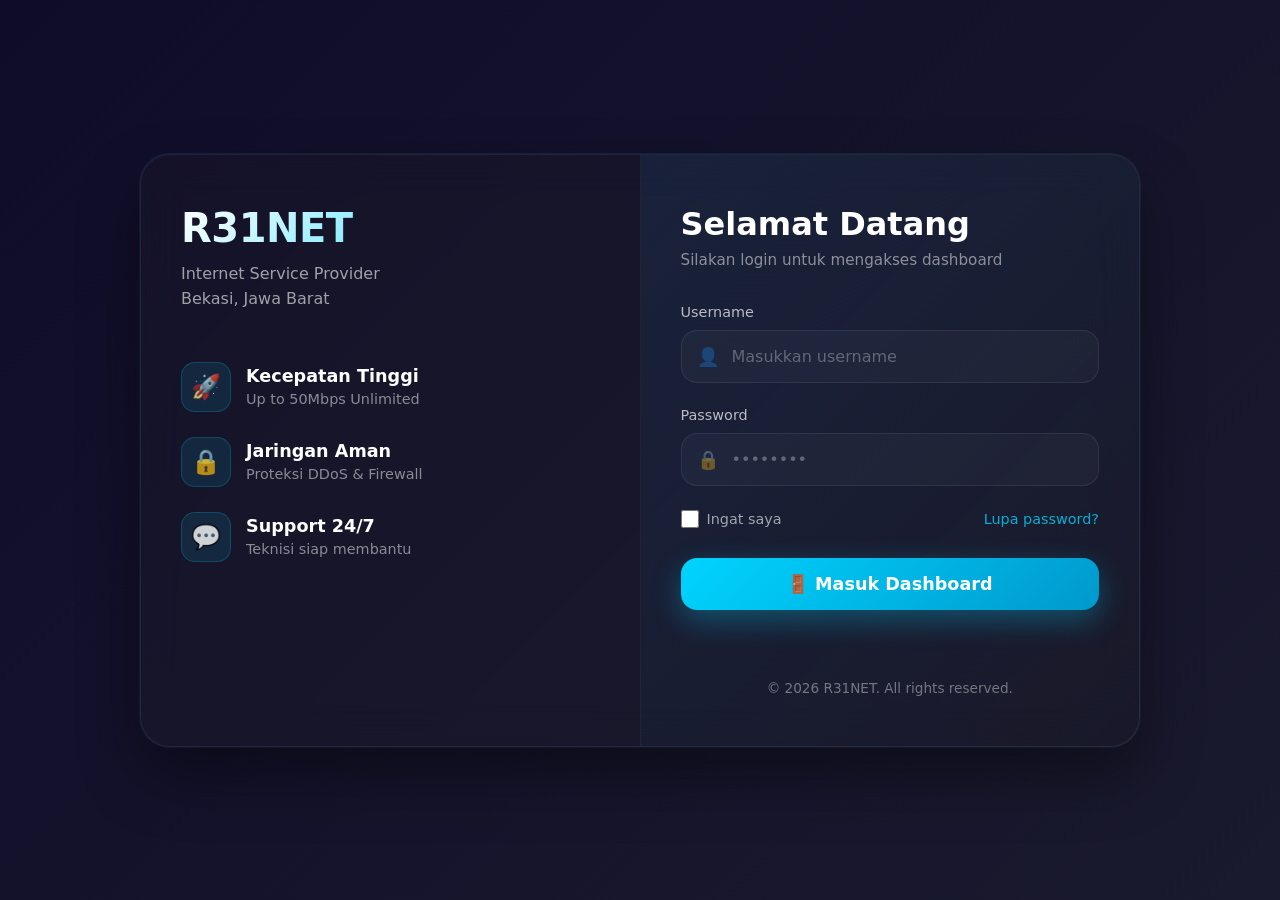
<file: index.html>
<!DOCTYPE html>
<html lang="id">
<head>
    <meta charset="UTF-8">
    <meta name="viewport" content="width=device-width, initial-scale=1.0">
    <title>R31NET - Login</title>
    <link rel="icon" type="image/png" href="logo-r31net.png">
    <style>
        * {
            margin: 0;
            padding: 0;
            box-sizing: border-box;
            font-family: 'Segoe UI', 'Inter', system-ui, sans-serif;
        }

        body {
            min-height: 100vh;
            display: flex;
            align-items: center;
            justify-content: center;
            background: linear-gradient(135deg, #0f0c29 0%, #1a1a2e 100%);
            padding: 20px;
        }

        .login-wrapper {
            width: 100%;
            max-width: 1000px;
            display: flex;
            background: rgba(255, 255, 255, 0.03);
            backdrop-filter: blur(20px);
            -webkit-backdrop-filter: blur(20px);
            border-radius: 30px;
            overflow: hidden;
            box-shadow: 0 30px 60px rgba(0, 0, 0, 0.4), 0 0 0 1px rgba(0, 212, 255, 0.1);
            border: 1px solid rgba(255, 255, 255, 0.05);
        }

        .login-left {
            flex: 1;
            padding: 50px 40px;
            background: rgba(0, 0, 0, 0.15);
            border-right: 1px solid rgba(255, 255, 255, 0.05);
        }

        .login-right {
            flex: 1;
            padding: 50px 40px;
            background: linear-gradient(135deg, rgba(0, 212, 255, 0.05) 0%, rgba(0, 0, 0, 0.2) 100%);
        }

        .brand {
            margin-bottom: 40px;
        }

        .brand h1 {
            font-size: 2.5rem;
            font-weight: 700;
            background: linear-gradient(135deg, #ffffff 0%, #00d4ff 100%);
            -webkit-background-clip: text;
            -webkit-text-fill-color: transparent;
            background-clip: text;
            margin-bottom: 10px;
            letter-spacing: -0.5px;
        }

        .brand p {
            color: rgba(255, 255, 255, 0.6);
            font-size: 1rem;
            line-height: 1.6;
        }

        .features {
            margin-top: 50px;
        }

        .feature-item {
            display: flex;
            align-items: center;
            gap: 15px;
            margin-bottom: 25px;
            color: rgba(255, 255, 255, 0.8);
        }

        .feature-icon {
            width: 50px;
            height: 50px;
            background: rgba(0, 212, 255, 0.1);
            border-radius: 14px;
            display: flex;
            align-items: center;
            justify-content: center;
            font-size: 24px;
            border: 1px solid rgba(0, 212, 255, 0.2);
        }

        .feature-text h4 {
            font-size: 1.1rem;
            font-weight: 600;
            margin-bottom: 5px;
            color: white;
        }

        .feature-text p {
            font-size: 0.9rem;
            color: rgba(255, 255, 255, 0.5);
        }

        .login-header {
            margin-bottom: 35px;
        }

        .login-header h2 {
            font-size: 2rem;
            font-weight: 700;
            color: white;
            margin-bottom: 8px;
        }

        .login-header p {
            color: rgba(255, 255, 255, 0.5);
            font-size: 0.95rem;
        }

        .form-group {
            margin-bottom: 24px;
        }

        .form-group label {
            display: block;
            color: rgba(255, 255, 255, 0.7);
            margin-bottom: 10px;
            font-size: 0.9rem;
            font-weight: 500;
        }

        .input-wrapper {
            position: relative;
        }

        .input-icon {
            position: absolute;
            left: 16px;
            top: 50%;
            transform: translateY(-50%);
            color: rgba(255, 255, 255, 0.4);
            font-size: 18px;
        }

        .input-wrapper input {
            width: 100%;
            padding: 16px 16px 16px 50px;
            background: rgba(255, 255, 255, 0.03);
            border: 1.5px solid rgba(255, 255, 255, 0.08);
            border-radius: 16px;
            color: white;
            font-size: 1rem;
            transition: all 0.3s;
            outline: none;
        }

        .input-wrapper input:focus {
            border-color: #00d4ff;
            background: rgba(0, 212, 255, 0.05);
            box-shadow: 0 0 0 4px rgba(0, 212, 255, 0.1);
        }

        .input-wrapper input::placeholder {
            color: rgba(255, 255, 255, 0.3);
        }

        .form-options {
            display: flex;
            align-items: center;
            justify-content: space-between;
            margin-bottom: 30px;
        }

        .remember {
            display: flex;
            align-items: center;
            gap: 8px;
            color: rgba(255, 255, 255, 0.6);
            font-size: 0.9rem;
            cursor: pointer;
        }

        .remember input {
            width: 18px;
            height: 18px;
            accent-color: #00d4ff;
            cursor: pointer;
        }

        .forgot-link {
            color: #00d4ff;
            text-decoration: none;
            font-size: 0.9rem;
            opacity: 0.8;
            transition: opacity 0.3s;
        }

        .forgot-link:hover {
            opacity: 1;
            text-decoration: underline;
        }

        .btn-login {
            width: 100%;
            padding: 16px;
            background: linear-gradient(135deg, #00d4ff 0%, #0099cc 100%);
            color: white;
            border: none;
            border-radius: 16px;
            font-size: 1.1rem;
            font-weight: 600;
            cursor: pointer;
            transition: all 0.3s;
            box-shadow: 0 10px 30px rgba(0, 212, 255, 0.3);
        }

        .btn-login:hover {
            transform: translateY(-2px);
            box-shadow: 0 15px 40px rgba(0, 212, 255, 0.4);
        }

        .error-message {
            color: #ff6b6b;
            text-align: center;
            margin-top: 16px;
            font-size: 0.9rem;
            min-height: 24px;
        }

        .login-footer {
            margin-top: 30px;
            text-align: center;
            color: rgba(255, 255, 255, 0.4);
            font-size: 0.85rem;
        }

        @media (max-width: 768px) {
            .login-wrapper {
                flex-direction: column;
                max-width: 450px;
            }

            .login-left {
                border-right: none;
                border-bottom: 1px solid rgba(255, 255, 255, 0.05);
                padding: 35px 30px;
            }

            .login-right {
                padding: 35px 30px;
            }

            .brand h1 {
                font-size: 2rem;
            }

            .features {
                display: none;
            }
        }
    </style>
</head>
<body>
    <div class="login-wrapper">
        <!-- Sisi Kiri: Branding -->
        <div class="login-left">
            <div class="brand">
                <h1>R31NET</h1>
                <p>Internet Service Provider<br>Bekasi, Jawa Barat</p>
            </div>

            <div class="features">
                <div class="feature-item">
                    <div class="feature-icon">🚀</div>
                    <div class="feature-text">
                        <h4>Kecepatan Tinggi</h4>
                        <p>Up to 50Mbps Unlimited</p>
                    </div>
                </div>
                <div class="feature-item">
                    <div class="feature-icon">🔒</div>
                    <div class="feature-text">
                        <h4>Jaringan Aman</h4>
                        <p>Proteksi DDoS & Firewall</p>
                    </div>
                </div>
                <div class="feature-item">
                    <div class="feature-icon">💬</div>
                    <div class="feature-text">
                        <h4>Support 24/7</h4>
                        <p>Teknisi siap membantu</p>
                    </div>
                </div>
            </div>
        </div>

        <!-- Sisi Kanan: Form Login -->
        <div class="login-right">
            <div class="login-header">
                <h2>Selamat Datang</h2>
                <p>Silakan login untuk mengakses dashboard</p>
            </div>

            <form id="loginForm">
                <div class="form-group">
                    <label>Username</label>
                    <div class="input-wrapper">
                        <span class="input-icon">👤</span>
                        <input type="text" id="username" placeholder="Masukkan username" required>
                    </div>
                </div>

                <div class="form-group">
                    <label>Password</label>
                    <div class="input-wrapper">
                        <span class="input-icon">🔒</span>
                        <input type="password" id="password" placeholder="••••••••" required>
                    </div>
                </div>

                <div class="form-options">
                    <label class="remember">
                        <input type="checkbox" id="remember"> Ingat saya
                    </label>
                    <a href="#" class="forgot-link" onclick="alert('Hubungi admin')">Lupa password?</a>
                </div>

                <button type="submit" class="btn-login">🚪 Masuk Dashboard</button>

                <div id="errorMessage" class="error-message"></div>
            </form>

            <div class="login-footer">
                <p>© 2026 R31NET. All rights reserved.</p>
            </div>
        </div>
    </div>

    <script>
        const VALID_USERNAME = "admin";
        const VALID_PASSWORD = "r31net2024";

        const loginForm = document.getElementById('loginForm');
        const errorMsg = document.getElementById('errorMessage');

        // Redirect jika sudah login
        if (localStorage.getItem('r31net_logged_in') === 'true' || sessionStorage.getItem('r31net_logged_in') === 'true') {
            window.location.href = 'dashboard.html';
        }

        loginForm.addEventListener('submit', function(e) {
            e.preventDefault();

            const username = document.getElementById('username').value.trim();
            const password = document.getElementById('password').value;
            const remember = document.getElementById('remember').checked;

            if (username === VALID_USERNAME && password === VALID_PASSWORD) {
                if (remember) {
                    localStorage.setItem('r31net_logged_in', 'true');
                    localStorage.setItem('r31net_username', username);
                } else {
                    sessionStorage.setItem('r31net_logged_in', 'true');
                    sessionStorage.setItem('r31net_username', username);
                }

                window.location.href = 'dashboard.html';
            } else {
                errorMsg.textContent = '❌ Username atau password salah!';
                document.getElementById('password').value = '';
                document.getElementById('password').focus();
            }
        });
    </script>
</body>
</html>
</file>
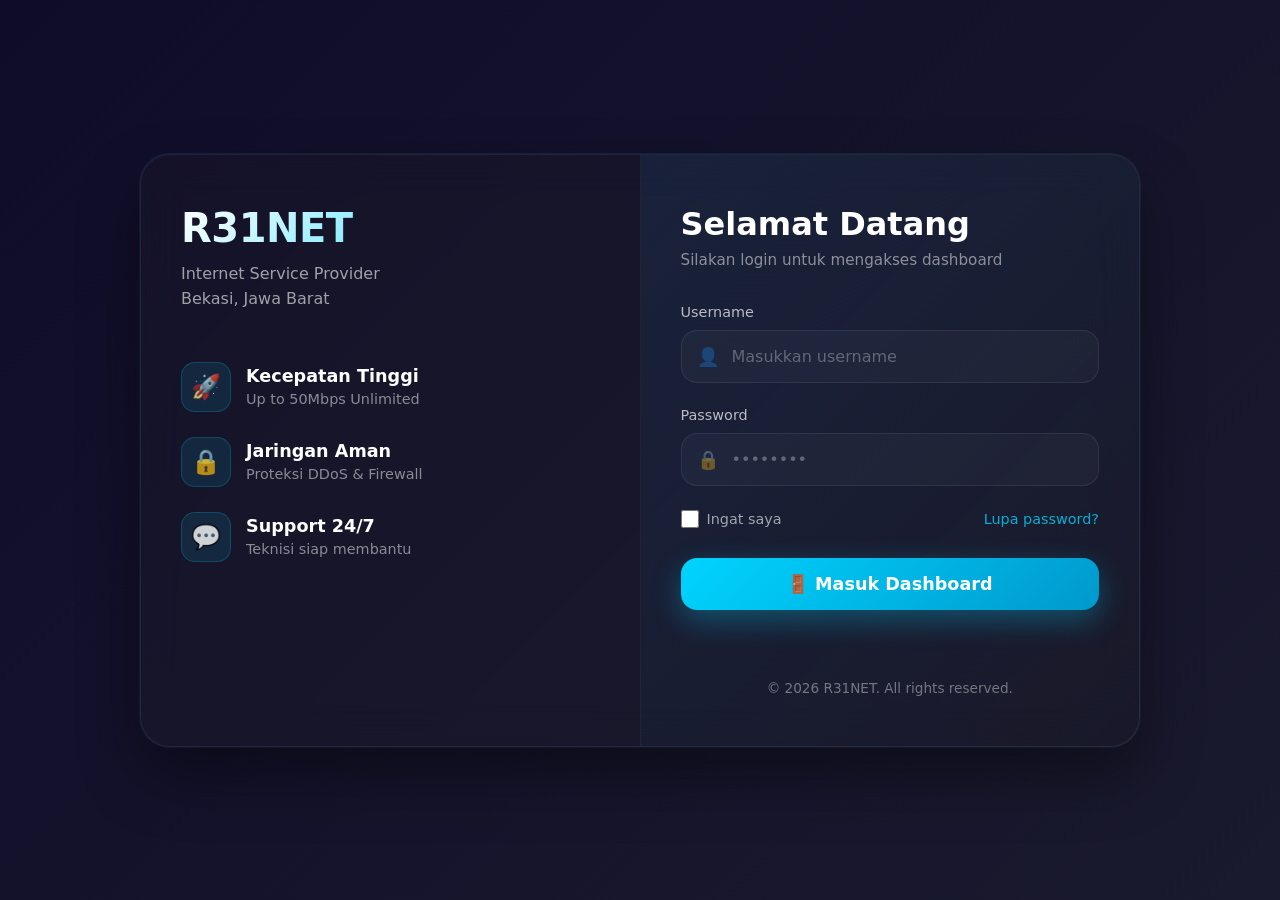
<file: dashboard.html>
<!DOCTYPE html>
<html lang="id">
<head>
    <meta charset="UTF-8">
    <meta name="viewport" content="width=device-width, initial-scale=1.0">
    <title>R31NET - Billing Dashboard</title>
    <link rel="icon" type="image/png" href="logo-r31net.png">
    <style>
        * { margin: 0; padding: 0; box-sizing: border-box; font-family: 'Segoe UI', 'Inter', system-ui, sans-serif; }
        body { background: linear-gradient(135deg, #0f0c29 0%, #1a1a2e 100%); min-height: 100vh; color: white; }
        .layout { display: flex; min-height: 100vh; }
        .sidebar { width: 280px; background: rgba(20, 20, 40, 0.8); backdrop-filter: blur(15px); border-right: 1px solid rgba(0, 212, 255, 0.1); padding: 25px 0; display: flex; flex-direction: column; position: fixed; height: 100vh; overflow-y: auto; }
        .sidebar-logo { text-align: center; padding: 10px 15px 25px; border-bottom: 1px solid rgba(255, 255, 255, 0.05); margin-bottom: 20px; }
        .sidebar-logo img { width: 140px; height: auto; filter: drop-shadow(0 8px 15px rgba(0, 212, 255, 0.2)); }
        .user-section { padding: 15px 20px; border-bottom: 1px solid rgba(255, 255, 255, 0.05); margin-bottom: 15px; }
        .user-label { color: #888; font-size: 0.7rem; text-transform: uppercase; letter-spacing: 1.5px; margin-bottom: 8px; }
        .user-name { color: #00d4ff; font-weight: 600; font-size: 1rem; display: flex; align-items: center; gap: 8px; margin-bottom: 15px; }
        .btn-logout { width: 100%; padding: 12px; background: rgba(255, 71, 87, 0.1); color: #ff6b6b; border: 1px solid rgba(255, 71, 87, 0.2); border-radius: 12px; cursor: pointer; font-weight: 500; transition: all 0.3s; display: flex; align-items: center; justify-content: center; gap: 8px; }
        .btn-logout:hover { background: rgba(255, 71, 87, 0.2); border-color: rgba(255, 71, 87, 0.4); }
        .sidebar-menu { list-style: none; padding: 10px 15px; flex: 1; }
        .sidebar-menu li { padding: 14px 18px; margin-bottom: 8px; border-radius: 14px; color: rgba(255, 255, 255, 0.7); cursor: pointer; transition: all 0.2s; display: flex; align-items: center; gap: 12px; font-weight: 500; }
        .sidebar-menu li:hover { background: rgba(255, 255, 255, 0.05); color: white; }
        .sidebar-menu li.active { background: linear-gradient(135deg, rgba(0, 212, 255, 0.15) 0%, rgba(0, 212, 255, 0.05) 100%); color: #00d4ff; border: 1px solid rgba(0, 212, 255, 0.2); }
        .main { flex: 1; margin-left: 280px; padding: 30px 40px; }
        .page-header { display: flex; justify-content: space-between; align-items: center; margin-bottom: 30px; }
        .page-header h1 { font-size: 2rem; font-weight: 700; background: linear-gradient(135deg, #fff 0%, #00d4ff 100%); -webkit-background-clip: text; -webkit-text-fill-color: transparent; background-clip: text; }
        .header-actions { display: flex; gap: 15px; }
        .btn-primary { padding: 14px 28px; background: linear-gradient(135deg, #00d4ff 0%, #0099cc 100%); color: white; border: none; border-radius: 14px; font-weight: 600; cursor: pointer; transition: all 0.3s; display: flex; align-items: center; gap: 10px; box-shadow: 0 10px 25px rgba(0, 212, 255, 0.3); }
        .btn-primary:hover { transform: translateY(-2px); box-shadow: 0 15px 35px rgba(0, 212, 255, 0.4); }
        .btn-secondary { padding: 14px 28px; background: rgba(255, 255, 255, 0.05); color: white; border: 1px solid rgba(255, 255, 255, 0.1); border-radius: 14px; font-weight: 500; cursor: pointer; transition: all 0.3s; display: flex; align-items: center; gap: 10px; }
        .btn-secondary:hover { background: rgba(255, 255, 255, 0.1); }
        .stats-grid { display: grid; grid-template-columns: repeat(3, 1fr); gap: 25px; margin-bottom: 35px; }
        .stat-card { background: rgba(255, 255, 255, 0.03); backdrop-filter: blur(10px); border: 1px solid rgba(255, 255, 255, 0.05); border-radius: 24px; padding: 30px; transition: all 0.3s; }
        .stat-card:hover { border-color: rgba(0, 212, 255, 0.2); transform: translateY(-3px); }
        .stat-icon { font-size: 2.5rem; margin-bottom: 15px; }
        .stat-label { color: rgba(255, 255, 255, 0.5); font-size: 0.9rem; text-transform: uppercase; letter-spacing: 1px; margin-bottom: 10px; }
        .stat-value { font-size: 3.5rem; font-weight: 700; color: white; }
        .stat-card.aktif .stat-value { color: #2ed573; }
        .stat-card.suspend .stat-value { color: #ff6b6b; }
        .stat-card.total .stat-value { color: #00d4ff; }
        .table-toolbar { display: flex; justify-content: space-between; align-items: center; margin-bottom: 25px; }
        .search-wrapper { display: flex; align-items: center; background: rgba(255, 255, 255, 0.03); border: 1px solid rgba(255, 255, 255, 0.08); border-radius: 16px; padding: 5px 5px 5px 20px; width: 350px; }
        .search-wrapper input { flex: 1; background: transparent; border: none; padding: 12px 0; color: white; font-size: 1rem; outline: none; }
        .search-wrapper input::placeholder { color: rgba(255, 255, 255, 0.4); }
        .search-wrapper button { padding: 10px 20px; background: #00d4ff; color: white; border: none; border-radius: 12px; cursor: pointer; font-weight: 500; }
        .table-container { background: rgba(255, 255, 255, 0.02); backdrop-filter: blur(10px); border: 1px solid rgba(255, 255, 255, 0.05); border-radius: 24px; overflow: hidden; }
        table { width: 100%; border-collapse: collapse; }
        th { text-align: left; padding: 20px 20px; background: rgba(0, 212, 255, 0.05); color: #00d4ff; font-weight: 600; font-size: 0.85rem; text-transform: uppercase; letter-spacing: 1px; border-bottom: 1px solid rgba(0, 212, 255, 0.1); }
        td { padding: 18px 20px; border-bottom: 1px solid rgba(255, 255, 255, 0.03); color: rgba(255, 255, 255, 0.9); }
        tr:hover td { background: rgba(255, 255, 255, 0.02); }
        .status-badge { display: inline-block; padding: 6px 14px; border-radius: 30px; font-size: 0.8rem; font-weight: 600; }
        .status-lunas { background: rgba(46, 213, 115, 0.15); color: #2ed573; border: 1px solid rgba(46, 213, 115, 0.3); }
        .status-belum { background: rgba(255, 107, 107, 0.15); color: #ff6b6b; border: 1px solid rgba(255, 107, 107, 0.3); }
        .action-buttons { display: flex; gap: 8px; flex-wrap: wrap; }
        .btn-action { padding: 8px 14px; border-radius: 10px; font-size: 0.8rem; font-weight: 500; cursor: pointer; transition: all 0.2s; border: none; }
        .btn-bayar { background: rgba(46, 213, 115, 0.15); color: #2ed573; border: 1px solid rgba(46, 213, 115, 0.3); }
        .btn-bayar:hover { background: rgba(46, 213, 115, 0.25); }
        .btn-suspend { background: rgba(255, 165, 2, 0.15); color: #ffa502; border: 1px solid rgba(255, 165, 2, 0.3); }
        .btn-suspend:hover { background: rgba(255, 165, 2, 0.25); }
        .btn-edit { background: rgba(0, 212, 255, 0.15); color: #00d4ff; border: 1px solid rgba(0, 212, 255, 0.3); }
        .btn-edit:hover { background: rgba(0, 212, 255, 0.25); }
        .btn-hapus { background: rgba(255, 71, 87, 0.15); color: #ff6b6b; border: 1px solid rgba(255, 71, 87, 0.3); }
        .btn-hapus:hover { background: rgba(255, 71, 87, 0.25); }
        .modal-overlay { position: fixed; top: 0; left: 0; right: 0; bottom: 0; background: rgba(0, 0, 0, 0.8); backdrop-filter: blur(8px); display: none; justify-content: center; align-items: center; z-index: 1000; }
        .modal { background: linear-gradient(135deg, #1a1a2e 0%, #16213e 100%); border: 1px solid rgba(0, 212, 255, 0.2); border-radius: 30px; padding: 40px; width: 90%; max-width: 500px; box-shadow: 0 30px 60px rgba(0, 0, 0, 0.5); }
        .modal h2 { color: #00d4ff; margin-bottom: 30px; font-size: 1.8rem; display: flex; align-items: center; gap: 10px; }
        .modal .form-group { margin-bottom: 25px; }
        .modal label { display: block; color: rgba(255, 255, 255, 0.7); margin-bottom: 10px; font-weight: 500; }
        .modal input, .modal select { width: 100%; padding: 16px; background: #1a1a2e; border: 1px solid rgba(255, 255, 255, 0.1); border-radius: 16px; color: white; font-size: 1rem; outline: none; transition: all 0.3s; }
        .modal input:focus, .modal select:focus { border-color: #00d4ff; background: rgba(0, 212, 255, 0.05); }
        .modal-actions { display: flex; gap: 15px; margin-top: 30px; }
        .modal-actions button { flex: 1; padding: 16px; border-radius: 16px; font-weight: 600; cursor: pointer; transition: all 0.3s; }
        .error-text { color: #ff6b6b; font-size: 0.85rem; margin-top: 8px; min-height: 20px; }
        .toast { position: fixed; bottom: 30px; right: 30px; padding: 18px 30px; background: linear-gradient(135deg, #1a1a2e 0%, #16213e 100%); border: 1px solid rgba(0, 212, 255, 0.3); border-radius: 20px; color: white; font-weight: 500; box-shadow: 0 20px 40px rgba(0, 0, 0, 0.4); display: none; align-items: center; gap: 15px; z-index: 2000; animation: slideIn 0.3s ease; }
        .toast.success { border-color: #2ed573; }
        .toast.error { border-color: #ff6b6b; }
        @keyframes slideIn { from { transform: translateX(100%); opacity: 0; } to { transform: translateX(0); opacity: 1; } }
        .loading { text-align: center; padding: 50px; color: rgba(255, 255, 255, 0.5); }
    </style>
</head>
<body>

<div class="toast" id="toast"><span id="toastIcon">✅</span><span id="toastMessage">Berhasil!</span></div>

<!-- MODAL TAMBAH USER -->
<div class="modal-overlay" id="addUserModal">
    <div class="modal">
        <h2>➕ Tambah Pelanggan Baru</h2>
        <form id="addUserForm">
            <div class="form-group"><label>📛 Nama Pelanggan</label><input type="text" id="newNama" placeholder="Contoh: BUDI SANTOSO" required></div>
            <div class="form-group"><label>🌐 IP Address</label><input type="text" id="newIP" placeholder="Contoh: 30.30.30.250" required><div class="error-text" id="ipError"></div></div>
            <div class="form-group"><label>📦 Paket</label><select id="newPaket" required><option value="">Pilih Paket</option><option value="2M/2M">2M/2M - Rp 100.000</option><option value="3M/3M">3M/3M - Rp 150.000</option><option value="5M/10M">5M/10M - Rp 200.000</option><option value="8M/8M">8M/8M - Rp 200.000</option><option value="10M/10M">10M/10M - Rp 200.000</option><option value="20M/20M">20M/20M - Rp 250.000</option></select></div>
            <div class="form-group"><label>💵 Harga (Rp)</label><input type="number" id="newHarga" placeholder="Harga" required></div>
            <div class="form-group"><label>🏷️ Diskon (Rp)</label><input type="number" id="newDiskon" placeholder="0" value="0"></div>
            <div class="modal-actions"><button type="button" class="btn-secondary" onclick="closeAddModal()">❌ Batal</button><button type="submit" class="btn-primary">✅ Tambah</button></div>
        </form>
    </div>
</div>

<!-- MODAL EDIT USER -->
<div class="modal-overlay" id="editUserModal">
    <div class="modal">
        <h2>✏️ Edit Pelanggan</h2>
        <form id="editUserForm">
            <input type="hidden" id="editNamaLama">
            <div class="form-group"><label>📛 Nama Pelanggan</label><input type="text" id="editNama" placeholder="Nama pelanggan" required></div>
            <div class="form-group"><label>🌐 IP Address</label><input type="text" id="editIP" placeholder="IP Address" required><div class="error-text" id="editIpError"></div></div>
            <div class="form-group"><label>📦 Paket</label><select id="editPaket" required><option value="2M/2M">2M/2M</option><option value="3M/3M">3M/3M</option><option value="5M/10M">5M/10M</option><option value="8M/8M">8M/8M</option><option value="10M/10M">10M/10M</option><option value="20M/20M">20M/20M</option></select></div>
            <div class="form-group"><label>💵 Harga (Rp)</label><input type="number" id="editHarga" placeholder="Harga" required></div>
            <div class="form-group"><label>🏷️ Diskon (Rp)</label><input type="number" id="editDiskon" placeholder="Diskon" value="0"></div>
            <div class="modal-actions"><button type="button" class="btn-secondary" onclick="closeEditModal()">❌ Batal</button><button type="submit" class="btn-primary">💾 Simpan</button></div>
        </form>
    </div>
</div>

<!-- MAIN LAYOUT -->
<div class="layout">
    <aside class="sidebar">
        <div class="sidebar-logo"><img src="logo-r31net.png" alt="R31NET"></div>
        <div class="user-section"><div class="user-label">Logged in as</div><div class="user-name">👤 <span id="usernameDisplay">Admin</span></div><button class="btn-logout" onclick="logout()"><span>🚪</span> Logout</button></div>
        <ul class="sidebar-menu">
            <li class="active">📊 Dashboard</li>
            <li onclick="window.location.href='keuangan.html'">💰 Keuangan</li>
            <li onclick="window.open('https://docs.google.com/spreadsheets/d/1azTZfcpjA1Rbddreuk8xXS7wn9CEqisufX9Vu5humkc/edit?gid=458324953#gid=458324953', '_blank')">📋 Google Sheet</li>
            <li onclick="window.open('https://t.me/+6xWRIbuLR7ViM2Q1', '_blank')">📱 Telegram</li>
        </ul>
    </aside>
    <main class="main">
        <div class="page-header">
            <h1>Billing Dashboard</h1>
            <div class="header-actions">
                <button class="btn-secondary" onclick="syncMikrotik()">🔄 Sync MikroTik</button>
                <button class="btn-secondary" onclick="updateGithub()">📤 Update GitHub</button>
                <button class="btn-primary" onclick="openAddModal()">➕ Tambah Pelanggan</button>
            </div>
        </div>
        <div class="stats-grid">
            <div class="stat-card aktif"><div class="stat-icon">🟢</div><div class="stat-label">Pelanggan Aktif</div><div class="stat-value" id="statAktif">0</div></div>
            <div class="stat-card suspend"><div class="stat-icon">🔴</div><div class="stat-label">Suspended</div><div class="stat-value" id="statSuspend">0</div></div>
            <div class="stat-card total"><div class="stat-icon">👥</div><div class="stat-label">Total Pelanggan</div><div class="stat-value" id="statTotal">0</div></div>
        </div>
        <div class="table-toolbar">
            <div class="search-wrapper"><input type="text" id="searchInput" placeholder="🔍 Cari pelanggan..."><button onclick="filterTable()">Cari</button></div>
            <button class="btn-secondary" onclick="loadData()">🔄 Refresh</button>
        </div>
        <div class="table-container">
            <table><thead><tr><th>Nama</th><th>IP</th><th>Paket</th><th>Status</th><th>Aksi</th></tr></thead><tbody id="tableBody"><tr><td colspan="5" class="loading">⏳ Memuat data...</td></tr></tbody></table>
        </div>
    </main>
</div>

<script>
    const SCRIPT_URL = 'https://script.google.com/macros/s/AKfycbwUPdb_0y7zZHmva1eUriHijFaBwLlFoU8Ye-OU8kYAHsA7NkdQiCz5vYX6a9YuVv4W/exec';
    let pelangganData = [];
    let usedIPs = new Set();

    const isLoggedIn = localStorage.getItem('r31net_logged_in') === 'true' || sessionStorage.getItem('r31net_logged_in') === 'true';
    if (!isLoggedIn) window.location.href = 'index.html';

    function logout(){
        localStorage.removeItem('r31net_logged_in'); localStorage.removeItem('r31net_username');
        sessionStorage.removeItem('r31net_logged_in'); sessionStorage.removeItem('r31net_username');
        window.location.href = 'index.html';
    }

    document.addEventListener('DOMContentLoaded', function() {
        document.getElementById('usernameDisplay').textContent = localStorage.getItem('r31net_username') || sessionStorage.getItem('r31net_username') || 'Admin';
        loadData();
    });

    function openAddModal() {
        document.getElementById('addUserModal').style.display = 'flex';
        document.getElementById('newNama').value = '';
        document.getElementById('newIP').value = '';
        document.getElementById('newPaket').value = '';
        document.getElementById('newHarga').value = '';
        document.getElementById('newDiskon').value = '0';
        document.getElementById('ipError').textContent = '';
        const hargaMap = { '2M/2M': 100000, '3M/3M': 150000, '5M/10M': 200000, '8M/8M': 200000, '10M/10M': 200000, '20M/20M': 250000 };
        document.getElementById('newPaket').onchange = function() { document.getElementById('newHarga').value = hargaMap[this.value] || ''; };
    }
    function closeAddModal() { document.getElementById('addUserModal').style.display = 'none'; }

    document.getElementById('newIP').addEventListener('blur', function() {
        document.getElementById('ipError').textContent = usedIPs.has(this.value.trim()) ? '❌ IP sudah digunakan!' : '';
    });

    document.getElementById('addUserForm').addEventListener('submit', async function(e) {
        e.preventDefault();
        const nama = document.getElementById('newNama').value.trim();
        const ip = document.getElementById('newIP').value.trim();
        const paket = document.getElementById('newPaket').value;
        const harga = document.getElementById('newHarga').value;
        const diskon = document.getElementById('newDiskon').value || '0';
        if (usedIPs.has(ip)) return showToast('❌ IP sudah digunakan!', 'error');
        if (!nama || !ip || !paket || !harga) return showToast('❌ Semua field harus diisi!', 'error');
        showToast('⏳ Menambahkan pelanggan...', 'success');
        try {
            const resp = await fetch(`${SCRIPT_URL}?action=add&nama=${encodeURIComponent(nama)}&ip=${encodeURIComponent(ip)}&paket=${encodeURIComponent(paket)}&harga=${harga}&diskon=${diskon}`);
            const res = await resp.json();
            if (res.success) { showToast('✅ Pelanggan berhasil ditambahkan!', 'success'); closeAddModal(); loadData(); syncMikrotik(); }
            else showToast('❌ Gagal: ' + res.message, 'error');
        } catch { showToast('❌ Error koneksi!', 'error'); }
    });

    function openEditModal(nama, ip, paket, harga, diskon = 0) {
        document.getElementById('editUserModal').style.display = 'flex';
        document.getElementById('editNamaLama').value = nama;
        document.getElementById('editNama').value = nama;
        document.getElementById('editIP').value = ip;
        document.getElementById('editPaket').value = paket;
        document.getElementById('editHarga').value = harga;
        document.getElementById('editDiskon').value = diskon;
        document.getElementById('editIpError').textContent = '';
    }
    function closeEditModal() { document.getElementById('editUserModal').style.display = 'none'; }

    document.getElementById('editUserForm').addEventListener('submit', async function(e) {
        e.preventDefault();
        const namaLama = document.getElementById('editNamaLama').value;
        const nama = document.getElementById('editNama').value.trim();
        const ip = document.getElementById('editIP').value.trim();
        const paket = document.getElementById('editPaket').value;
        const harga = document.getElementById('editHarga').value;
        const diskon = document.getElementById('editDiskon').value || '0';
        showToast('⏳ Menyimpan perubahan...', 'success');
        try {
            const resp = await fetch(`${SCRIPT_URL}?action=edit&namaLama=${encodeURIComponent(namaLama)}&nama=${encodeURIComponent(nama)}&ip=${encodeURIComponent(ip)}&paket=${encodeURIComponent(paket)}&harga=${harga}&diskon=${diskon}`);
            const res = await resp.json();
            if (res.success) { showToast('✅ Perubahan disimpan!', 'success'); closeEditModal(); loadData(); syncMikrotik(); }
            else showToast('❌ Gagal: ' + res.message, 'error');
        } catch { showToast('❌ Error koneksi!', 'error'); }
    });

    async function loadData() {
        try {
            const resp = await fetch(SCRIPT_URL);
            const data = await resp.json();
            pelangganData = data;
            usedIPs.clear();
            data.forEach(p => usedIPs.add(p.ip));
            renderTable(data);
            updateStats(data);
        } catch { document.getElementById('tableBody').innerHTML = '<tr><td colspan="5" class="loading">❌ Gagal memuat data</td></tr>'; }
    }

    function renderTable(data) {
        const tbody = document.getElementById('tableBody');
        if (!data.length) { tbody.innerHTML = '<tr><td colspan="5" class="loading">📭 Belum ada data pelanggan</td></tr>'; return; }
        tbody.innerHTML = data.map(p => `<tr>
            <td><strong>${p.nama || '-'}</strong></td>
            <td><code style="background:rgba(0,212,255,0.1);padding:5px 10px;border-radius:8px;">${p.ip || '-'}</code></td>
            <td>${p.paket || '-'}</td>
            <td><span class="status-badge ${p.status === 'Aktif' ? 'status-lunas' : 'status-belum'}">${p.status === 'Aktif' ? '✅ LUNAS' : '⚠️ BELUM'}</span></td>
            <td><div class="action-buttons">
                ${p.status === 'Aktif' ? `<button class="btn-action btn-suspend" onclick="suspendUser('${p.nama}')">⏸ Suspend</button>` : `<button class="btn-action btn-bayar" onclick="aktifkanUser('${p.nama}')">💰 Bayar</button>`}
                <button class="btn-action btn-edit" onclick="openEditModal('${p.nama}', '${p.ip}', '${p.paket || ''}', '${p.harga || ''}', '${p.diskon || 0}')">✏️</button>
                <button class="btn-action btn-hapus" onclick="hapusUser('${p.nama}')">🗑️</button>
            </div></td>
        </tr>`).join('');
    }

    function updateStats(data) {
        const aktif = data.filter(p => p.status === 'Aktif').length;
        document.getElementById('statAktif').textContent = aktif;
        document.getElementById('statSuspend').textContent = data.length - aktif;
        document.getElementById('statTotal').textContent = data.length;
    }

    function filterTable() {
        const kw = document.getElementById('searchInput').value.toLowerCase();
        const filtered = pelangganData.filter(p => (p.nama||'').toLowerCase().includes(kw) || (p.ip||'').includes(kw));
        renderTable(filtered);
        updateStats(filtered);
    }
    document.getElementById('searchInput').addEventListener('keypress', e => { if(e.key==='Enter') filterTable(); });

    async function aktifkanUser(nama) {
        showToast('⏳ Memproses pembayaran...', 'success');
        try {
            const r = await fetch(`${SCRIPT_URL}?action=aktif&nama=${encodeURIComponent(nama)}`);
            const j = await r.json();
            if(j.success) { showToast(`✅ ${nama} telah diaktifkan!`, 'success'); loadData(); syncMikrotik(); }
        } catch { showToast('❌ Gagal memproses!', 'error'); }
    }
    async function suspendUser(nama) {
        if(!confirm(`Suspend ${nama}?`)) return;
        showToast('⏳ Memproses...', 'success');
        try {
            const r = await fetch(`${SCRIPT_URL}?action=suspend&nama=${encodeURIComponent(nama)}`);
            const j = await r.json();
            if(j.success) { showToast(`⚠️ ${nama} telah disuspend!`, 'error'); loadData(); syncMikrotik(); }
        } catch { showToast('❌ Gagal memproses!', 'error'); }
    }
    async function hapusUser(nama) {
        if(!confirm(`HAPUS permanen ${nama}?`)) return;
        showToast('⏳ Menghapus...', 'success');
        try {
            const r = await fetch(`${SCRIPT_URL}?action=hapus&nama=${encodeURIComponent(nama)}`);
            const j = await r.json();
            if(j.success) { showToast(`🗑️ ${nama} telah dihapus!`, 'success'); loadData(); syncMikrotik(); }
        } catch { showToast('❌ Gagal menghapus!', 'error'); }
    }
    async function syncMikrotik() {
        showToast('⏳ Sync MikroTik...', 'success');
        try { await fetch(`${SCRIPT_URL}?action=sync`); showToast('✅ Sync MikroTik berhasil!', 'success'); } catch { showToast('❌ Sync gagal!', 'error'); }
    }
    async function updateGithub() {
        showToast('⏳ Push ke GitHub...', 'success');
        try { await fetch(`${SCRIPT_URL}?action=push`); showToast('✅ GitHub updated!', 'success'); } catch { showToast('❌ Push gagal!', 'error'); }
    }

    function showToast(msg, type='success') {
        const t = document.getElementById('toast');
        document.getElementById('toastIcon').textContent = type==='success' ? '✅' : '❌';
        document.getElementById('toastMessage').textContent = msg;
        t.className = `toast ${type}`;
        t.style.display = 'flex';
        setTimeout(() => t.style.display = 'none', 3000);
    }
</script>
</body>
</html>
</file>
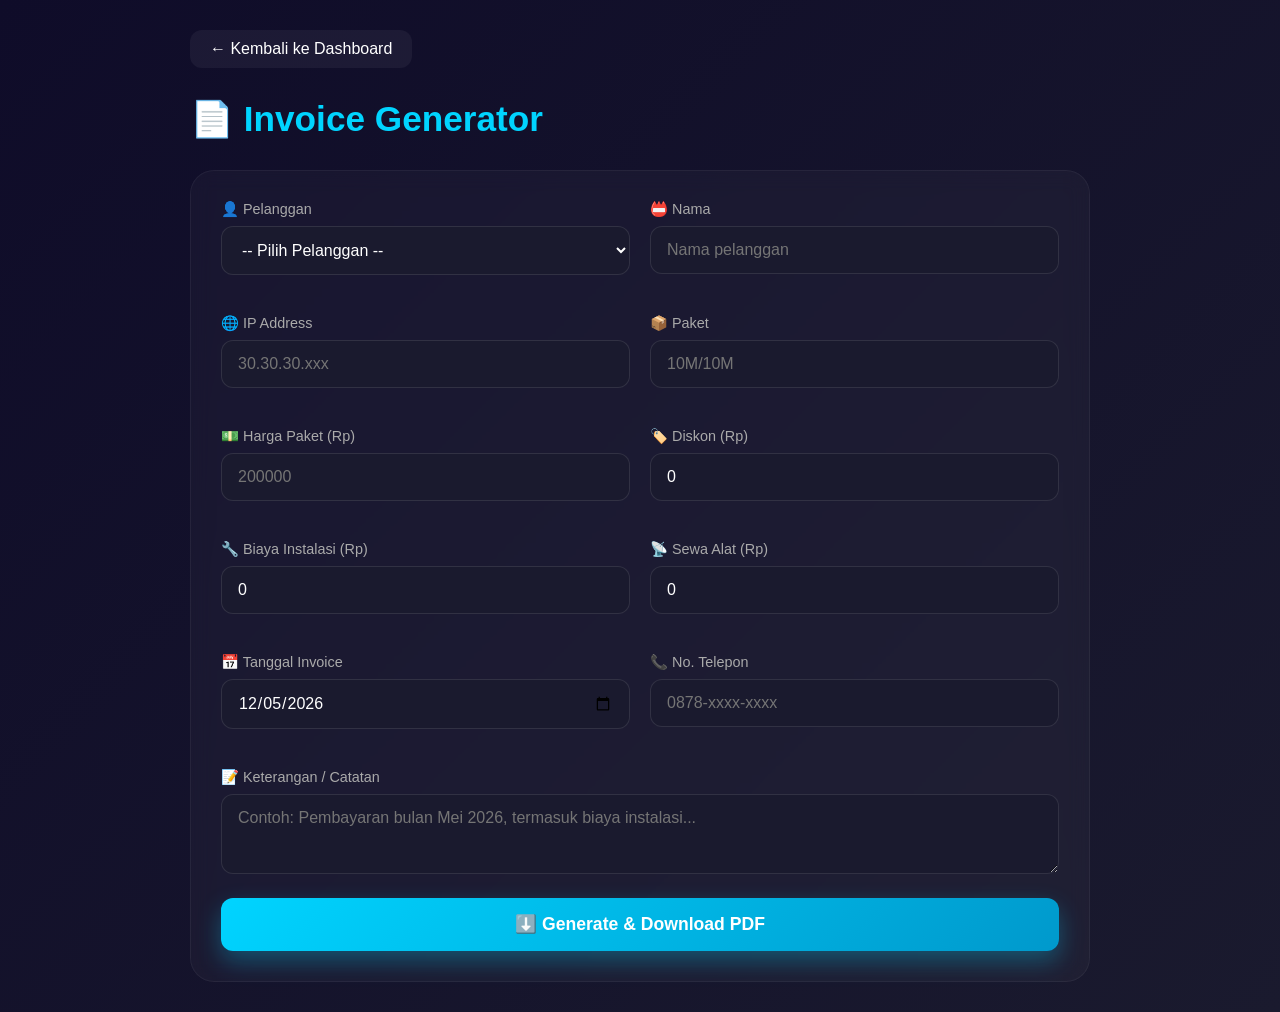
<file: invoice.html>
<!DOCTYPE html>
<html lang="id">
<head>
    <meta charset="UTF-8">
    <meta name="viewport" content="width=device-width, initial-scale=1.0">
    <title>R31NET - Invoice Generator</title>
    <link rel="icon" type="image/png" href="logo-r31net.png">
    <style>
        * { margin: 0; padding: 0; box-sizing: border-box; font-family: 'Segoe UI', 'Inter', sans-serif; }
        body { background: linear-gradient(135deg, #0f0c29 0%, #1a1a2e 100%); min-height: 100vh; color: white; padding: 30px; }
        .container { max-width: 900px; margin: 0 auto; }
        .back-btn { color: white; background: rgba(255,255,255,0.05); padding: 10px 20px; border-radius: 12px; text-decoration: none; display: inline-block; margin-bottom: 30px; }
        h1 { color: #00d4ff; margin-bottom: 30px; font-size: 2.2rem; font-weight: 700; }
        .form-card { background: rgba(255,255,255,0.03); backdrop-filter: blur(10px); border: 1px solid rgba(255,255,255,0.05); border-radius: 24px; padding: 30px; }
        .form-row { display: grid; grid-template-columns: 1fr 1fr; gap: 20px; }
        .form-group { margin-bottom: 20px; }
        .form-group.full-width { grid-column: span 2; }
        label { display: block; color: #aaa; margin-bottom: 8px; font-size: 0.9rem; font-weight: 500; }
        input, select, textarea { width: 100%; padding: 14px 16px; background: #1a1a2e !important; border: 1px solid rgba(255,255,255,0.1); border-radius: 12px; color: white !important; font-size: 1rem; outline: none; transition: border-color 0.3s; }
        input:focus, select:focus, textarea:focus { border-color: #00d4ff; }
        select option { background: #1a1a2e; color: white; }
        textarea { resize: vertical; min-height: 80px; }
        .btn-primary { padding: 16px 32px; background: linear-gradient(135deg, #00d4ff 0%, #0099cc 100%); color: white; border: none; border-radius: 12px; font-weight: 600; font-size: 1.1rem; cursor: pointer; width: 100%; transition: transform 0.2s, box-shadow 0.2s; box-shadow: 0 10px 25px rgba(0, 212, 255, 0.3); }
        .btn-primary:hover { transform: translateY(-2px); box-shadow: 0 15px 35px rgba(0, 212, 255, 0.4); }
        .toast { position: fixed; bottom: 30px; right: 30px; padding: 18px 30px; background: #1a1a2e; border-left: 5px solid #00d4ff; border-radius: 16px; color: white; font-weight: 500; box-shadow: 0 10px 30px rgba(0,0,0,0.5); display: none; align-items: center; gap: 12px; z-index: 2000; }
        .toast.success { border-left-color: #2ed573; }
        .toast.error { border-left-color: #ff6b6b; }
        @media (max-width: 600px) { .form-row { grid-template-columns: 1fr; } .form-group.full-width { grid-column: span 1; } }
    </style>
</head>
<body>
<div class="container">
    <a href="dashboard.html" class="back-btn">← Kembali ke Dashboard</a>
    <h1>📄 Invoice Generator</h1>

    <div class="form-card">
        <div class="form-row">
            <div class="form-group">
                <label>👤 Pelanggan</label>
                <select id="customerSelect">
                    <option value="">-- Pilih Pelanggan --</option>
                </select>
            </div>
            <div class="form-group">
                <label>📛 Nama</label>
                <input type="text" id="nama" placeholder="Nama pelanggan">
            </div>
            <div class="form-group">
                <label>🌐 IP Address</label>
                <input type="text" id="ip" placeholder="30.30.30.xxx">
            </div>
            <div class="form-group">
                <label>📦 Paket</label>
                <input type="text" id="paket" placeholder="10M/10M">
            </div>
            <div class="form-group">
                <label>💵 Harga Paket (Rp)</label>
                <input type="number" id="harga" placeholder="200000">
            </div>
            <div class="form-group">
                <label>🏷️ Diskon (Rp)</label>
                <input type="number" id="diskon" placeholder="0" value="0">
            </div>
            <div class="form-group">
                <label>🔧 Biaya Instalasi (Rp)</label>
                <input type="number" id="instalasi" placeholder="0" value="0">
            </div>
            <div class="form-group">
                <label>📡 Sewa Alat (Rp)</label>
                <input type="number" id="sewaAlat" placeholder="0" value="0">
            </div>
            <div class="form-group">
                <label>📅 Tanggal Invoice</label>
                <input type="date" id="tanggalInvoice">
            </div>
            <div class="form-group">
                <label>📞 No. Telepon</label>
                <input type="text" id="telepon" placeholder="0878-xxxx-xxxx">
            </div>
            <div class="form-group full-width">
                <label>📝 Keterangan / Catatan</label>
                <textarea id="keterangan" placeholder="Contoh: Pembayaran bulan Mei 2026, termasuk biaya instalasi..."></textarea>
            </div>
        </div>

        <button class="btn-primary" onclick="generateAndDownload()">
            ⬇️ Generate & Download PDF
        </button>
    </div>
</div>

<div class="toast" id="toast">
    <span id="toastIcon">✅</span>
    <span id="toastMsg"></span>
</div>

<script>
    const SCRIPT_URL = 'https://script.google.com/macros/s/AKfycbwUPdb_0y7zZHmva1eUriHijFaBwLlFoU8Ye-OU8kYAHsA7NkdQiCz5vYX6a9YuVv4W/exec';

    document.getElementById('tanggalInvoice').value = new Date().toISOString().split('T')[0];

    async function loadCustomers() {
        try {
            const resp = await fetch(SCRIPT_URL);
            const data = await resp.json();
            const select = document.getElementById('customerSelect');
            data.forEach(c => {
                const opt = document.createElement('option');
                opt.value = JSON.stringify({ nama: c.nama, ip: c.ip, paket: c.paket, harga: c.harga, diskon: c.diskon || 0 });
                opt.textContent = `${c.nama} (${c.ip})`;
                select.appendChild(opt);
            });

            select.addEventListener('change', function() {
                if (this.value) {
                    const d = JSON.parse(this.value);
                    document.getElementById('nama').value = d.nama || '';
                    document.getElementById('ip').value = d.ip || '';
                    document.getElementById('paket').value = d.paket || '';
                    document.getElementById('harga').value = d.harga || '';
                    document.getElementById('diskon').value = d.diskon || 0;
                }
            });

            const urlParams = new URLSearchParams(window.location.search);
            if (urlParams.get('nama')) {
                document.getElementById('nama').value = urlParams.get('nama');
                document.getElementById('ip').value = urlParams.get('ip') || '';
                document.getElementById('paket').value = urlParams.get('paket') || '';
                document.getElementById('harga').value = urlParams.get('harga') || '';
                document.getElementById('diskon').value = urlParams.get('diskon') || 0;
            }
        } catch(e) { console.error(e); }
    }

    async function generateAndDownload() {
    const nama = document.getElementById('nama').value.trim();
    const ip = document.getElementById('ip').value.trim();
    const paket = document.getElementById('paket').value.trim();
    const harga = document.getElementById('harga').value;
    const diskon = document.getElementById('diskon').value || 0;
    const instalasi = document.getElementById('instalasi').value || 0;
    const sewaAlat = document.getElementById('sewaAlat').value || 0;
    const tanggal = document.getElementById('tanggalInvoice').value;
    const telepon = document.getElementById('telepon').value.trim();
    const keterangan = document.getElementById('keterangan').value.trim();

    if (!nama || !ip || !paket || !harga) {
        showToast('Nama, IP, Paket, dan Harga wajib diisi', 'error');
        return;
    }

    showToast('⏳ Membuat invoice...', 'success');

    // Bangun URL manual (lebih aman dari encoding error)
    let url = `${SCRIPT_URL}?action=invoice`;
    url += `&nama=${encodeURIComponent(nama)}`;
    url += `&ip=${encodeURIComponent(ip)}`;
    url += `&paket=${encodeURIComponent(paket)}`;
    url += `&harga=${encodeURIComponent(harga)}`;
    url += `&diskon=${encodeURIComponent(diskon)}`;
    url += `&instalasi=${encodeURIComponent(instalasi)}`;
    url += `&sewaAlat=${encodeURIComponent(sewaAlat)}`;
    url += `&tanggal=${encodeURIComponent(tanggal)}`;
    url += `&telepon=${encodeURIComponent(telepon)}`;
    url += `&keterangan=${encodeURIComponent(keterangan)}`;

    try {
        const resp = await fetch(url);
        const res = await resp.json();

        if (res.success) {
            showToast('✅ Invoice siap!', 'success');
            window.open(res.url, '_blank');
        } else {
            showToast('❌ Gagal: ' + (res.message || 'Unknown error'), 'error');
        }
    } catch (e) {
        showToast('❌ Error koneksi', 'error');
    }
}

    function showToast(msg, type) {
        const toast = document.getElementById('toast');
        const icon = document.getElementById('toastIcon');
        const msgEl = document.getElementById('toastMsg');
        icon.textContent = type === 'success' ? '✅' : '❌';
        msgEl.textContent = msg;
        toast.className = 'toast ' + type;
        toast.style.display = 'flex';
        setTimeout(() => toast.style.display = 'none', 4000);
    }

    loadCustomers();
</script>
</body>
</html>
</file>
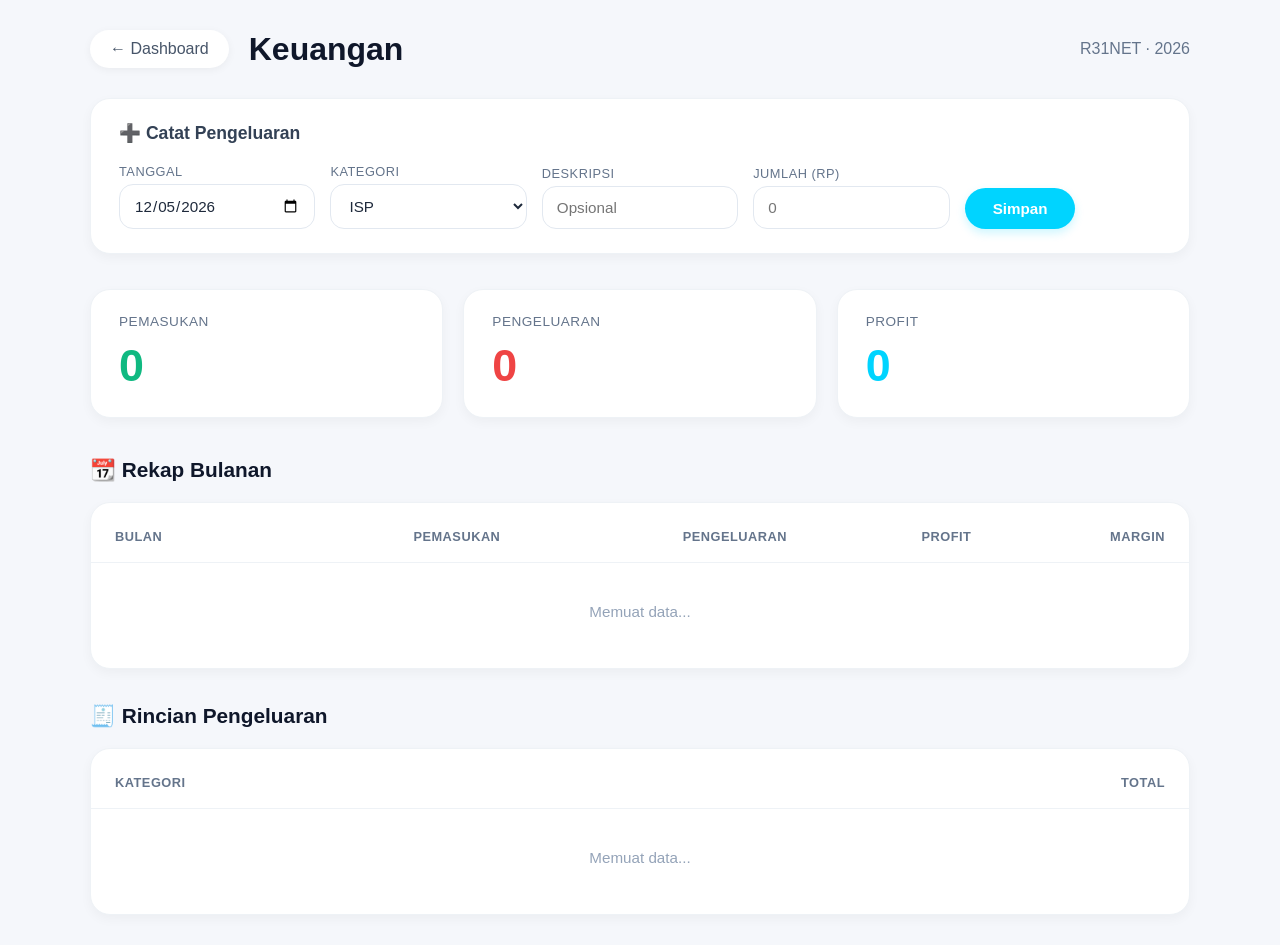
<file: keuangan.html>
<!DOCTYPE html>
<html lang="id">
<head>
    <meta charset="UTF-8">
    <meta name="viewport" content="width=device-width, initial-scale=1.0">
    <title>R31NET - Keuangan</title>
    <link rel="icon" type="image/png" href="logo-r31net.png">
    <style>
        * { margin: 0; padding: 0; box-sizing: border-box; font-family: 'Segoe UI', 'Inter', sans-serif; }
        body { background: #f5f7fb; min-height: 100vh; color: #1e293b; padding: 30px; }
        .container { max-width: 1100px; margin: 0 auto; }
        
        /* Header */
        .header { display: flex; align-items: center; gap: 20px; margin-bottom: 30px; }
        .back-btn { color: #475569; background: white; padding: 10px 20px; border-radius: 40px; text-decoration: none; font-weight: 500; box-shadow: 0 2px 8px rgba(0,0,0,0.05); transition: all 0.2s; }
        .back-btn:hover { background: #00d4ff; color: white; box-shadow: 0 4px 12px rgba(0,212,255,0.3); }
        h1 { font-size: 2rem; font-weight: 600; color: #0f172a; }
        .subtitle { color: #64748b; margin-left: auto; font-weight: 400; }

        /* Form Input - Minimalis */
        .expense-form {
            background: white;
            border-radius: 20px;
            padding: 24px 28px;
            margin-bottom: 35px;
            box-shadow: 0 4px 12px rgba(0,0,0,0.04);
            border: 1px solid #eef2f6;
        }
        .expense-form h3 { font-size: 1.1rem; font-weight: 600; color: #334155; margin-bottom: 20px; }
        .form-row { display: flex; flex-wrap: wrap; gap: 15px; align-items: flex-end; }
        .form-group { flex: 1; min-width: 140px; }
        .form-group label { display: block; font-size: 0.8rem; font-weight: 500; color: #64748b; margin-bottom: 5px; text-transform: uppercase; letter-spacing: 0.5px; }
        .form-group input, .form-group select {
            width: 100%;
            padding: 12px 14px;
            background: white;
            border: 1.5px solid #e2e8f0;
            border-radius: 14px;
            font-size: 0.95rem;
            color: #1e293b;
            outline: none;
            transition: border 0.2s;
        }
        .form-group input:focus, .form-group select:focus { border-color: #00d4ff; }
        .btn-primary {
            padding: 12px 28px;
            background: #00d4ff;
            color: white;
            border: none;
            border-radius: 40px;
            font-weight: 600;
            font-size: 0.95rem;
            cursor: pointer;
            transition: all 0.2s;
            box-shadow: 0 4px 10px rgba(0,212,255,0.2);
            white-space: nowrap;
        }
        .btn-primary:hover { background: #0099cc; transform: translateY(-1px); box-shadow: 0 6px 14px rgba(0,212,255,0.3); }

        /* Summary Cards - Minimalis */
        .summary-cards { display: flex; gap: 20px; margin-bottom: 40px; flex-wrap: wrap; }
        .card { background: white; border-radius: 20px; padding: 24px 28px; flex: 1; min-width: 160px; box-shadow: 0 4px 12px rgba(0,0,0,0.04); border: 1px solid #eef2f6; }
        .card-label { font-size: 0.85rem; font-weight: 500; color: #64748b; text-transform: uppercase; letter-spacing: 0.5px; margin-bottom: 10px; }
        .card-value { font-size: 2.8rem; font-weight: 700; line-height: 1.2; }
        .card.pemasukan .card-value { color: #10b981; }
        .card.pengeluaran .card-value { color: #ef4444; }
        .card.profit .card-value { color: #00d4ff; }

        /* Section Title */
        .section-title { font-size: 1.3rem; font-weight: 600; color: #0f172a; margin-bottom: 20px; }

        /* Table - Minimalis */
        .table-wrapper { background: white; border-radius: 20px; padding: 8px 0; box-shadow: 0 4px 12px rgba(0,0,0,0.04); border: 1px solid #eef2f6; overflow-x: auto; margin-bottom: 35px; }
        table { width: 100%; border-collapse: collapse; }
        th { text-align: left; padding: 18px 24px; font-size: 0.8rem; font-weight: 600; color: #64748b; text-transform: uppercase; letter-spacing: 0.5px; border-bottom: 1px solid #eef2f6; }
        td { padding: 16px 24px; font-size: 0.95rem; color: #334155; border-bottom: 1px solid #f8fafc; }
        tr:last-child td { border-bottom: none; }
        .text-right { text-align: right; }
        .total-row { background: #f8fafc; font-weight: 600; }
        .total-row td { color: #0f172a; }
        .profit-positive { color: #10b981; font-weight: 500; }
        .profit-negative { color: #ef4444; font-weight: 500; }

        /* Detail Pengeluaran - Compact */
        .detail-wrapper { background: white; border-radius: 20px; padding: 8px 0; box-shadow: 0 4px 12px rgba(0,0,0,0.04); border: 1px solid #eef2f6; }
        .detail-wrapper table th { border-bottom: 1px solid #eef2f6; }
        .loading { text-align: center; padding: 40px; color: #94a3b8; }

        /* Toast */
        .toast { position: fixed; bottom: 30px; right: 30px; background: white; padding: 16px 24px; border-radius: 60px; box-shadow: 0 10px 30px rgba(0,0,0,0.1); display: none; align-items: center; gap: 10px; z-index: 2000; font-weight: 500; }
        .toast.success { border-left: 4px solid #10b981; color: #10b981; }
        .toast.error { border-left: 4px solid #ef4444; color: #ef4444; }

        @media (max-width: 700px) {
            .header { flex-wrap: wrap; }
            .subtitle { margin-left: 0; width: 100%; }
            .form-group { min-width: 100%; }
            .btn-primary { width: 100%; }
        }
    </style>
</head>
<body>
<div class="container">
    <div class="header">
        <a href="dashboard.html" class="back-btn">← Dashboard</a>
        <h1>Keuangan</h1>
        <span class="subtitle">R31NET · 2026</span>
    </div>

    <!-- FORM INPUT PENGELUARAN - MINIMALIS -->
    <div class="expense-form">
        <h3>➕ Catat Pengeluaran</h3>
        <div class="form-row">
            <div class="form-group">
                <label>Tanggal</label>
                <input type="date" id="expenseDate">
            </div>
            <div class="form-group">
                <label>Kategori</label>
                <select id="expenseCategory">
                    <option value="Bayar ISP Upstream">ISP</option>
                    <option value="Bayar Teknisi">Teknisi</option>
                    <option value="Beli Alat">Alat</option>
                    <option value="Perbaikan">Perbaikan</option>
                    <option value="Mama">Mama</option>
                    <option value="Sedekah">Sedekah</option>
                    <option value="Lain-lain">Lainnya</option>
                </select>
            </div>
            <div class="form-group">
                <label>Deskripsi</label>
                <input type="text" id="expenseDesc" placeholder="Opsional">
            </div>
            <div class="form-group">
                <label>Jumlah (Rp)</label>
                <input type="number" id="expenseAmount" placeholder="0">
            </div>
            <div class="form-group">
                <button class="btn-primary" onclick="addExpense()">Simpan</button>
            </div>
        </div>
    </div>

    <!-- SUMMARY CARDS -->
    <div class="summary-cards">
        <div class="card pemasukan">
            <div class="card-label">Pemasukan</div>
            <div class="card-value" id="totalPemasukan">0</div>
        </div>
        <div class="card pengeluaran">
            <div class="card-label">Pengeluaran</div>
            <div class="card-value" id="totalPengeluaran">0</div>
        </div>
        <div class="card profit">
            <div class="card-label">Profit</div>
            <div class="card-value" id="totalProfit">0</div>
        </div>
    </div>

    <!-- REKAP BULANAN -->
    <div class="section-title">📆 Rekap Bulanan</div>
    <div class="table-wrapper">
        <table>
            <thead>
                <tr>
                    <th>Bulan</th>
                    <th class="text-right">Pemasukan</th>
                    <th class="text-right">Pengeluaran</th>
                    <th class="text-right">Profit</th>
                    <th class="text-right">Margin</th>
                </tr>
            </thead>
            <tbody id="bulananBody">
                <tr><td colspan="5" class="loading">Memuat data...</td></tr>
            </tbody>
        </table>
    </div>

    <!-- DETAIL PENGELUARAN -->
    <div class="section-title">🧾 Rincian Pengeluaran</div>
    <div class="detail-wrapper">
        <table>
            <thead>
                <tr>
                    <th>Kategori</th>
                    <th class="text-right">Total</th>
                </tr>
            </thead>
            <tbody id="expenseDetailBody">
                <tr><td colspan="2" class="loading">Memuat data...</td></tr>
            </tbody>
        </table>
    </div>
</div>

<div class="toast" id="toast"><span id="toastMsg"></span></div>

<script>
    const SCRIPT_URL = 'https://script.google.com/macros/s/AKfycbwUPdb_0y7zZHmva1eUriHijFaBwLlFoU8Ye-OU8kYAHsA7NkdQiCz5vYX6a9YuVv4W/exec';
    document.getElementById('expenseDate').value = new Date().toISOString().split('T')[0];

    async function loadKeuangan() {
        try {
            const resp = await fetch(SCRIPT_URL + '?action=keuangan');
            const data = await resp.json();

            document.getElementById('totalPemasukan').textContent = 'Rp ' + formatNumber(data.totalPemasukan);
            document.getElementById('totalPengeluaran').textContent = 'Rp ' + formatNumber(data.totalPengeluaran);
            const profit = data.totalPemasukan - data.totalPengeluaran;
            document.getElementById('totalProfit').textContent = (profit >= 0 ? '' : '-') + 'Rp ' + formatNumber(Math.abs(profit));

            const tbody = document.getElementById('bulananBody');
            let rows = '';
            for (let i = 0; i < data.bulanLabels.length; i++) {
                const bulan = data.bulanLabels[i];
                const pemasukan = data.pemasukanBulanan[i] || 0;
                const pengeluaran = data.pengeluaranBulanan[i] || 0;
                const profitBulan = pemasukan - pengeluaran;
                const margin = pemasukan > 0 ? ((profitBulan / pemasukan) * 100).toFixed(1) : '0.0';
                rows += `<tr>
                    <td>${bulan}</td>
                    <td class="text-right">${formatNumber(pemasukan)}</td>
                    <td class="text-right">${formatNumber(pengeluaran)}</td>
                    <td class="text-right ${profitBulan >= 0 ? 'profit-positive' : 'profit-negative'}">${profitBulan >= 0 ? '' : '-'}${formatNumber(Math.abs(profitBulan))}</td>
                    <td class="text-right">${margin}%</td>
                </tr>`;
            }
            rows += `<tr class="total-row">
                <td>TOTAL</td>
                <td class="text-right">${formatNumber(data.totalPemasukan)}</td>
                <td class="text-right">${formatNumber(data.totalPengeluaran)}</td>
                <td class="text-right ${profit >= 0 ? 'profit-positive' : 'profit-negative'}">${profit >= 0 ? '' : '-'}${formatNumber(Math.abs(profit))}</td>
                <td class="text-right">${data.totalPemasukan > 0 ? ((profit / data.totalPemasukan) * 100).toFixed(1) : '0.0'}%</td>
            </tr>`;
            tbody.innerHTML = rows;

            const detailBody = document.getElementById('expenseDetailBody');
            if (data.pengeluaranDetail && data.pengeluaranDetail.length) {
                detailBody.innerHTML = data.pengeluaranDetail.map(item => `
                    <tr><td>${item.kategori}</td><td class="text-right" style="color:#ef4444;">${formatNumber(item.total)}</td></tr>
                `).join('');
            } else {
                detailBody.innerHTML = '<tr><td colspan="2" class="loading">Belum ada data</td></tr>';
            }
        } catch(e) { console.error(e); }
    }

    async function addExpense() {
        const tanggal = document.getElementById('expenseDate').value;
        const kategori = document.getElementById('expenseCategory').value;
        const deskripsi = document.getElementById('expenseDesc').value;
        const jumlah = document.getElementById('expenseAmount').value;

        if (!tanggal || !kategori || !jumlah) return showToast('Tanggal, kategori, dan jumlah wajib diisi', 'error');
        showToast('Menyimpan...', 'success');
        try {
            const resp = await fetch(`${SCRIPT_URL}?action=add_expense&tanggal=${tanggal}&kategori=${encodeURIComponent(kategori)}&deskripsi=${encodeURIComponent(deskripsi)}&jumlah=${jumlah}`);
            const res = await resp.json();
            if (res.success) {
                showToast('Pengeluaran berhasil dicatat', 'success');
                document.getElementById('expenseDesc').value = '';
                document.getElementById('expenseAmount').value = '';
                loadKeuangan();
            } else { showToast('Gagal: ' + res.message, 'error'); }
        } catch(e) { showToast('Error koneksi', 'error'); }
    }

    function formatNumber(n) { return n.toLocaleString('id'); }
    function showToast(msg, type) {
        const t = document.getElementById('toast');
        document.getElementById('toastMsg').textContent = msg;
        t.className = 'toast ' + type;
        t.style.display = 'flex';
        setTimeout(() => t.style.display = 'none', 3000);
    }

    loadKeuangan();
</script>
</body>
</html>
</file>
